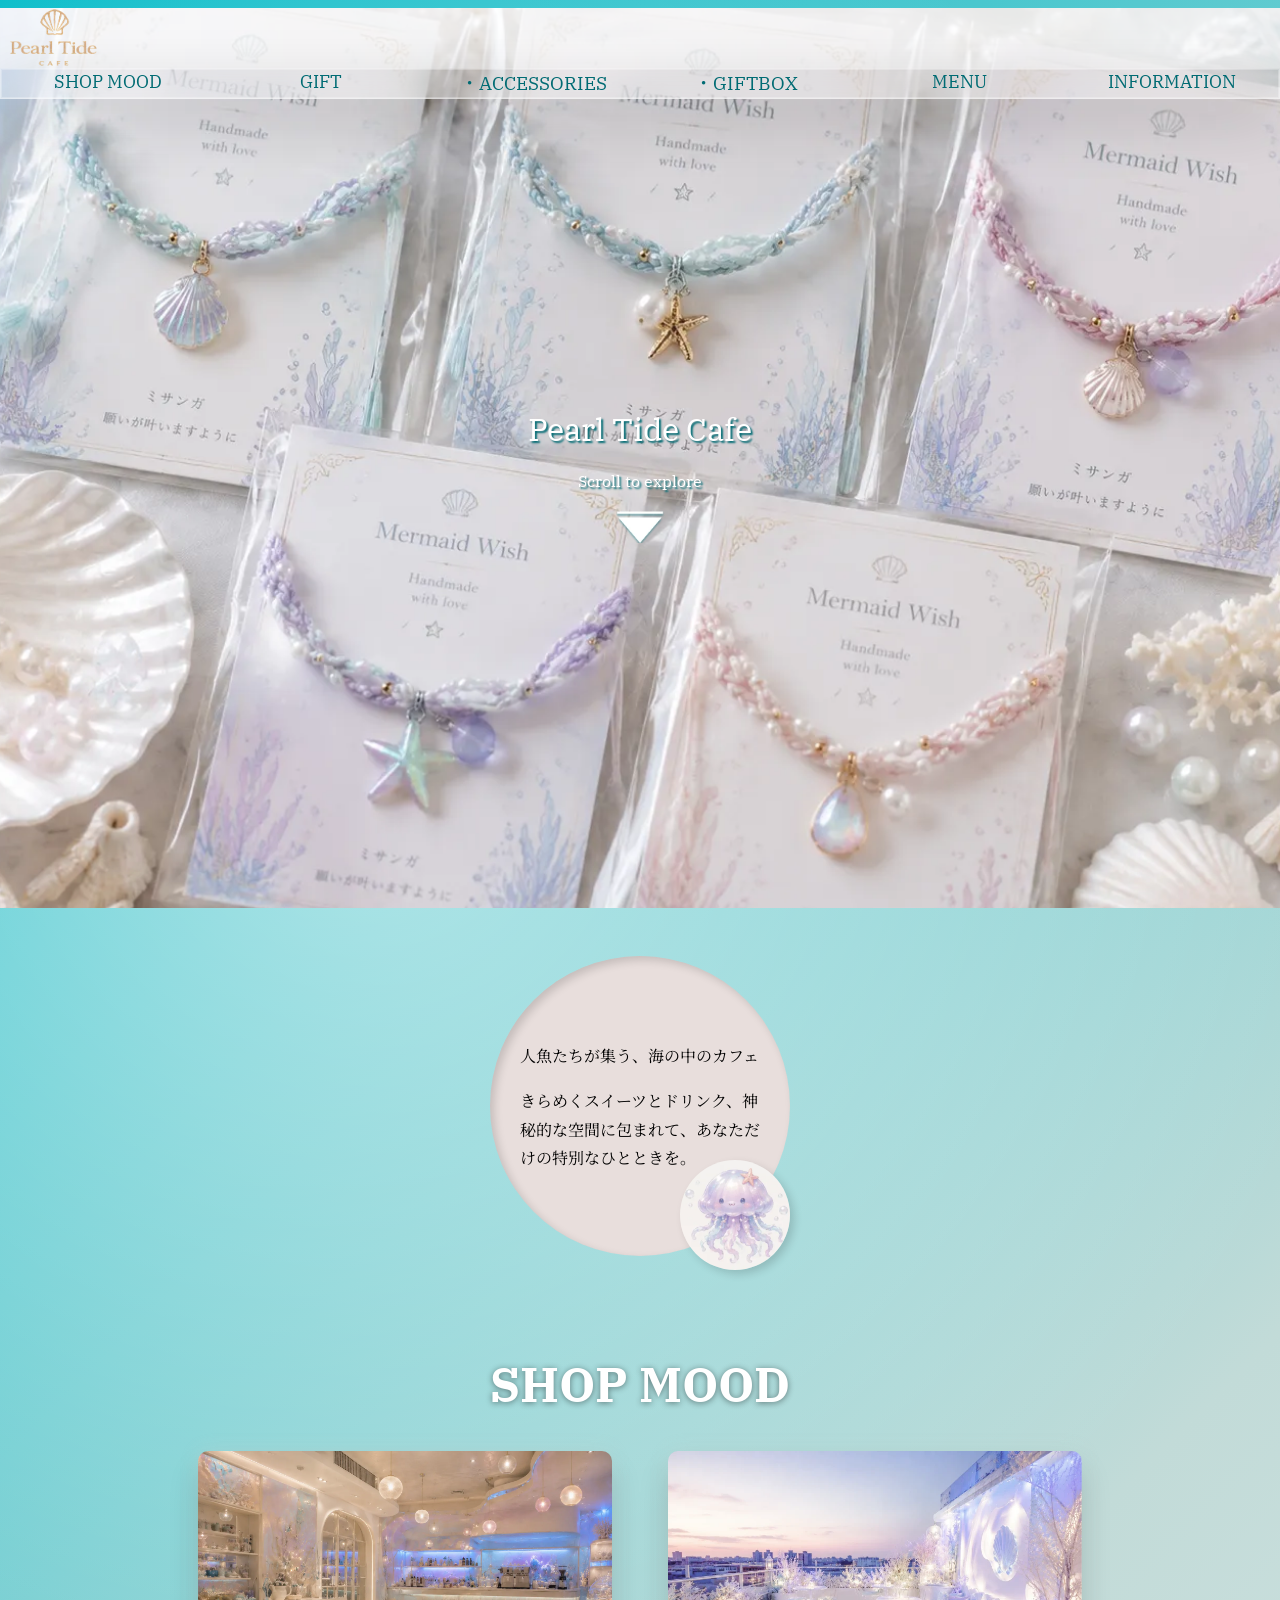
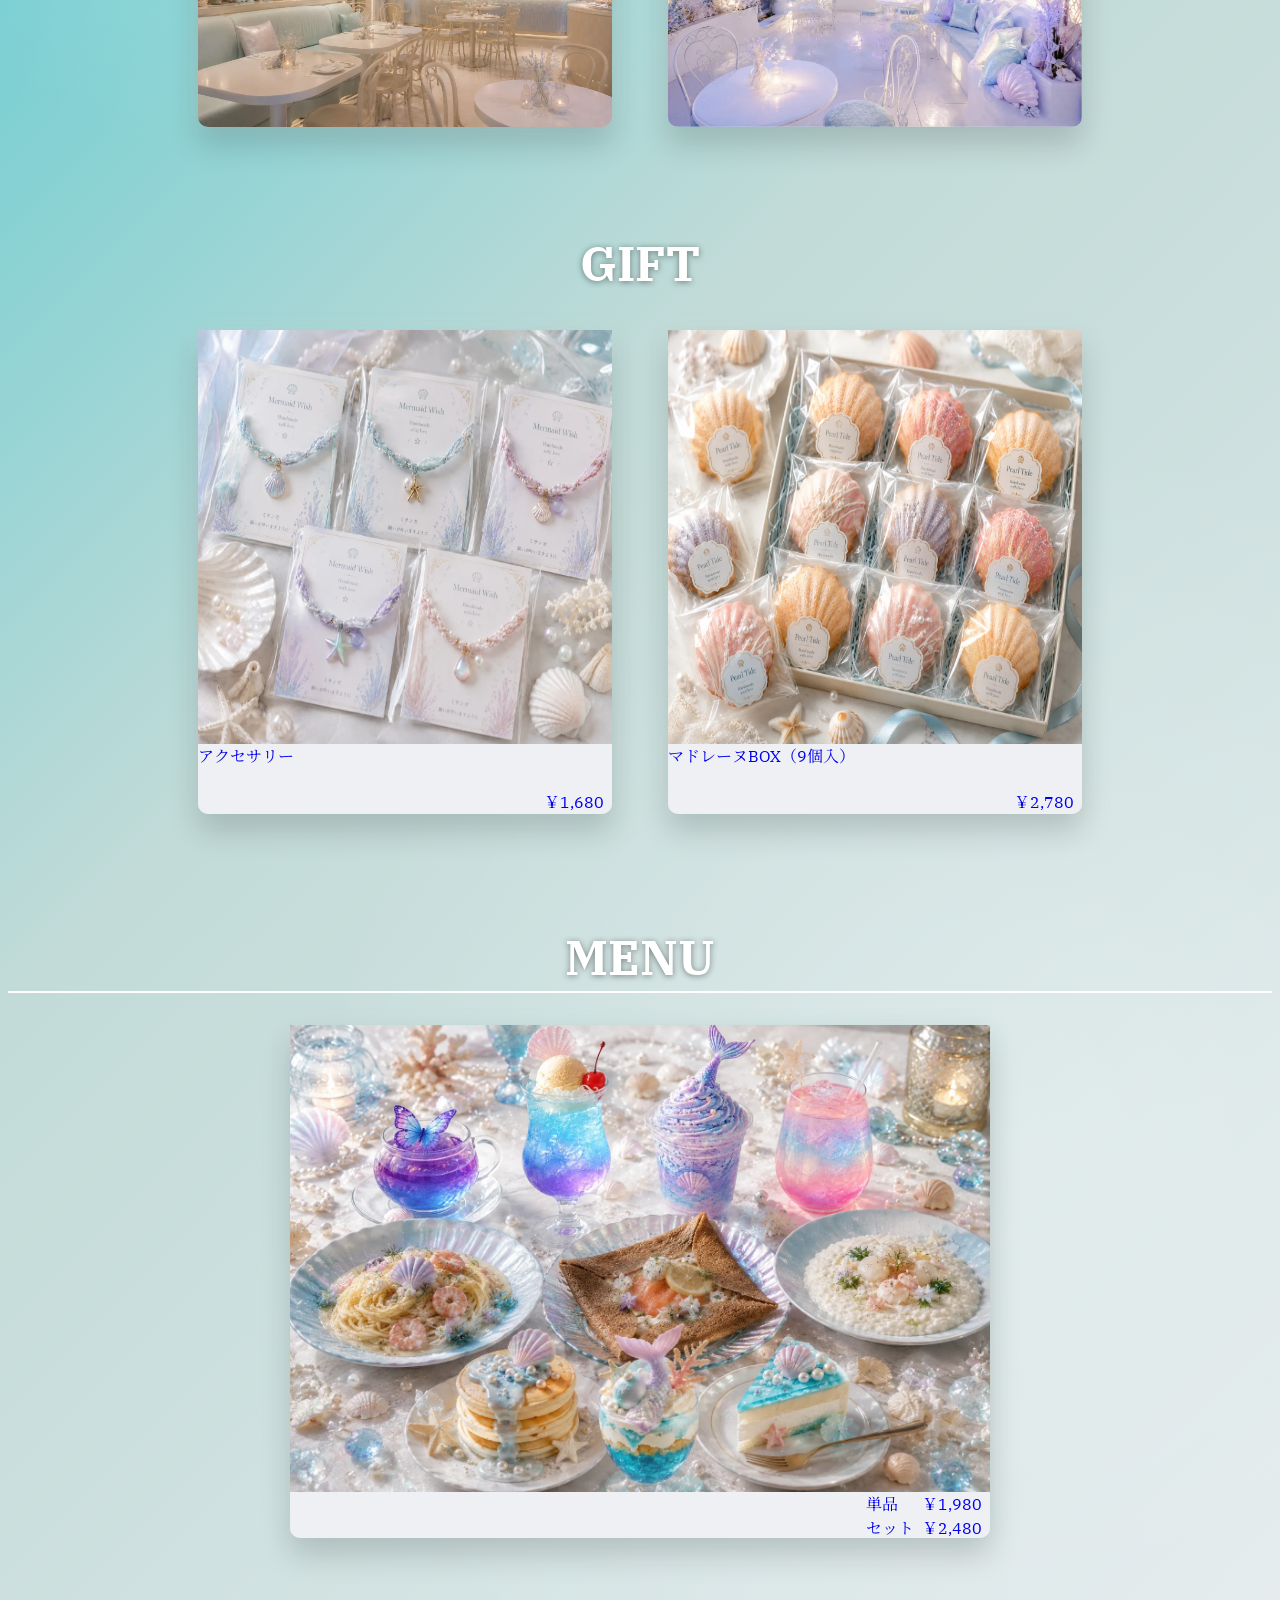
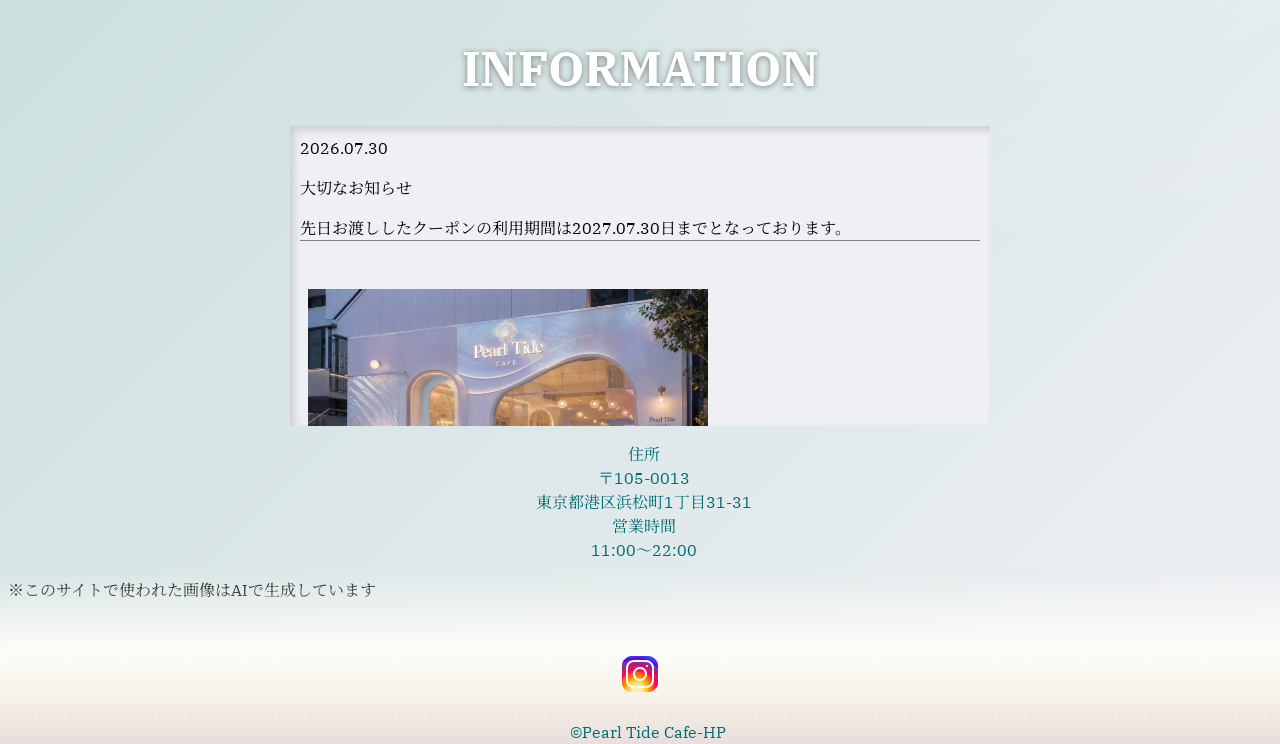
<file: index.html>
<!doctype html>
<html lang="ja">
    <head>
        <meta charset="UTF-8" />
        <meta name="viewport" content="width=device-width, initial-scale=1.0" />
        <title>pearl tide</title>
        <meta name="robots" content="noindex, nofollow">
        <link rel="icon" href="img/favicon.ico" />
        <link rel="preconnect" href="https://fonts.googleapis.com" />
        <link rel="preconnect" href="https://fonts.gstatic.com" crossorigin />
        <link
            href="https://fonts.googleapis.com/css2?family=IBM+Plex+Serif:ital,wght@0,300;1,300&family=Noto+Serif+JP&display=swap"
            rel="stylesheet"
        />
        <link rel="stylesheet" href="css/reset.css" />
        <!-- <link rel="stylesheet" href="css/base.css" /> -->
        <link rel="stylesheet" href="css/style.css" />
        <link
            rel="stylesheet"
            href="https://cdn.jsdelivr.net/npm/swiper@11/swiper-bundle.min.css"
        />
    </head>
    <body class="home">
        <header class="header">
            <div class="header__inner">
                <h1 class="header__logo">
                    <img src="img/logo.webp" alt="logo" />
                </h1>
                <!--ハンバーガ　ナビ追加-->
                <button class="header__hamburger" aria-label="メニュー">
                    <img src="img/icon.webp" alt="menu icon" />
                </button>
            </div>

            <nav class="header__nav">
                <a href="#shopmood">SHOP MOOD</a>
                <a href="#gift">GIFT</a>
                <ul>
                    <li><a href="sub/accessories.html">・ACCESSORIES</a></li>
                    <li><a href="sub/gift.html">・GIFTBOX</a></li>
                </ul>
                <a href="sub/menu.html">MENU</a>
                <a href="#information">INFORMATION</a>

                <!-- 泡 -->
                <span class="header__bubble header__bubble--1"></span>
                <span class="header__bubble header__bubble--2"></span>
                <span class="header__bubble header__bubble--3"></span>
            </nav>
        </header>
        <main>
            <section class="fv">
                <div class="swiper fv__slider">
                    <div class="swiper-wrapper">
                        <div class="swiper-slide">
                            <img src="img/in.webp" alt="店内" />
                        </div>
                        <div class="swiper-slide">
                            <img src="img/accessories.webp" alt="アクセサリー" />
                        </div>
                        <div class="swiper-slide">
                            <img src="img/menu.webp" alt="メニュー" />
                        </div>
                        <div class="swiper-slide">
                            <img src="img/gift.webp" alt="ギフトBOX" />
                        </div>
                    </div>
                </div>
                <div class="fv__text">
                    <p>Pearl Tide Cafe</p>
                    <p>Scroll to explore</p>
                    <img src="img/group_1.webp" alt="矢印" />
                </div>
            </section>

            <div class="concept-box">
                <p>人魚たちが集う、海の中のカフェ</p>
                <p>
                    きらめくスイーツとドリンク、神秘的な空間に包まれて、あなただけの特別なひとときを。
                </p>
                <img src="img/character.webp" alt="くらげ" class="fadeUp" />
            </div>

            <section class="shop fadeUp" id="shopmood">
                <h2>SHOP MOOD</h2>
                <div class="mood__flex">
                    <img src="img/in.webp" alt="店内" />
                    <img src="img/out.webp" alt="屋外テラス" />
                </div>
            </section>

            <section class="gift fadeUp" id="gift">
                <h2 class="gift__title">GIFT</h2>
                <div class="gift__flex">
                    <a href="sub/accessories.html" class="accessories__link">
                        <figure class="gift__item">
                            <img
                                class="gift__image"
                                src="img/accessories.webp"
                                alt="アクセサリー"
                            />
                            <figcaption class="gift__caption">
                                アクセサリー
                                <br />
                                <span class="price">￥1,680</span>
                            </figcaption>
                        </figure>
                    </a>
                    <a href="sub/gift.html" class="gift__link">
                        <figure class="gift__item">
                            <img class="gift__image" src="img/gift.webp" alt="ギフトボックス" />
                            <figcaption class="gift__caption">
                                マドレーヌBOX（9個入）
                                <br />
                                <span class="price">￥2,780</span>
                            </figcaption>
                        </figure>
                    </a>
                </div>
            </section>

            <section class="menu fadeUp">
                <h2>MENU</h2>
                <a href="sub/menu.html" class="menu__link">
                    <figure class="menu__item">
                        <img class="menu__image" src="img/menu.webp" alt="メニュー" />
                        <figcaption class="menu__caption">
                            単品　&nbsp;&nbsp;￥1,980
                            <br />セット&nbsp;&nbsp;￥2,480
                        </figcaption>
                    </figure>
                </a>
            </section>

            <section class="information" id="information">
                <h2>INFORMATION</h2>

                <div class="information__list">
                    <article>
                        <time>2026.07.30</time>
                        <p>大切なお知らせ</p>
                        <p>先日お渡ししたクーポンの利用期間は2027.07.30日までとなっております。</p>
                    </article>

                    <article>
                        <img src="img/ChatGPT Image 2026年7月22日 14_39_50.webp" alt="オープン" />
                        <time>2026.07.28</time>
                        <p>
                            Grand Open <br />海のきらめきとパールの輝きに包まれた空間で、
                            特別なカフェタイムをお楽しみください。
                        </p>
                        <p>
                            28日、29日のお会計のレシートに次回から使える100円引きクーポンを
                            発行しております。
                        </p>
                    </article>

                    <article>
                        <time>2026.07.15</time>
                        <p>Open決定</p>
                        <p>
                            予定通り7月28日Openとなりました。
                            開店時間は11:00~22:00となっております。
                            <br />
                            マーメイドコアを意識したインテリアでお迎えしております。ぜひご利用ください。
                        </p>
                    </article>

                    <!-- 続く -->
                </div>
            </section>

            <div class="access__info">
                <dl class="access__list">
                    <dt>住所</dt>
                    <dd>
                        〒105-0013<br />
                        東京都港区浜松町1丁目31-31
                    </dd>

                    <dt>営業時間</dt>
                    <dd>11:00～22:00</dd>
                </dl>
            </div>
            <p>※このサイトで使われた画像はAIで生成しています</p>
        </main>

        <footer class="footer">
            <a href="#" class="footer__button">
                <img src="img/icons8-インスタグラム-48.png" alt="insta" />
            </a>
            <p class="footer__copy">&copy;Pearl Tide Cafe-HP</p>
        </footer>
        <script src="https://cdn.jsdelivr.net/npm/swiper@11/swiper-bundle.min.js"></script>
        <script src="script.js"></script>
    </body>
</html>
</file>
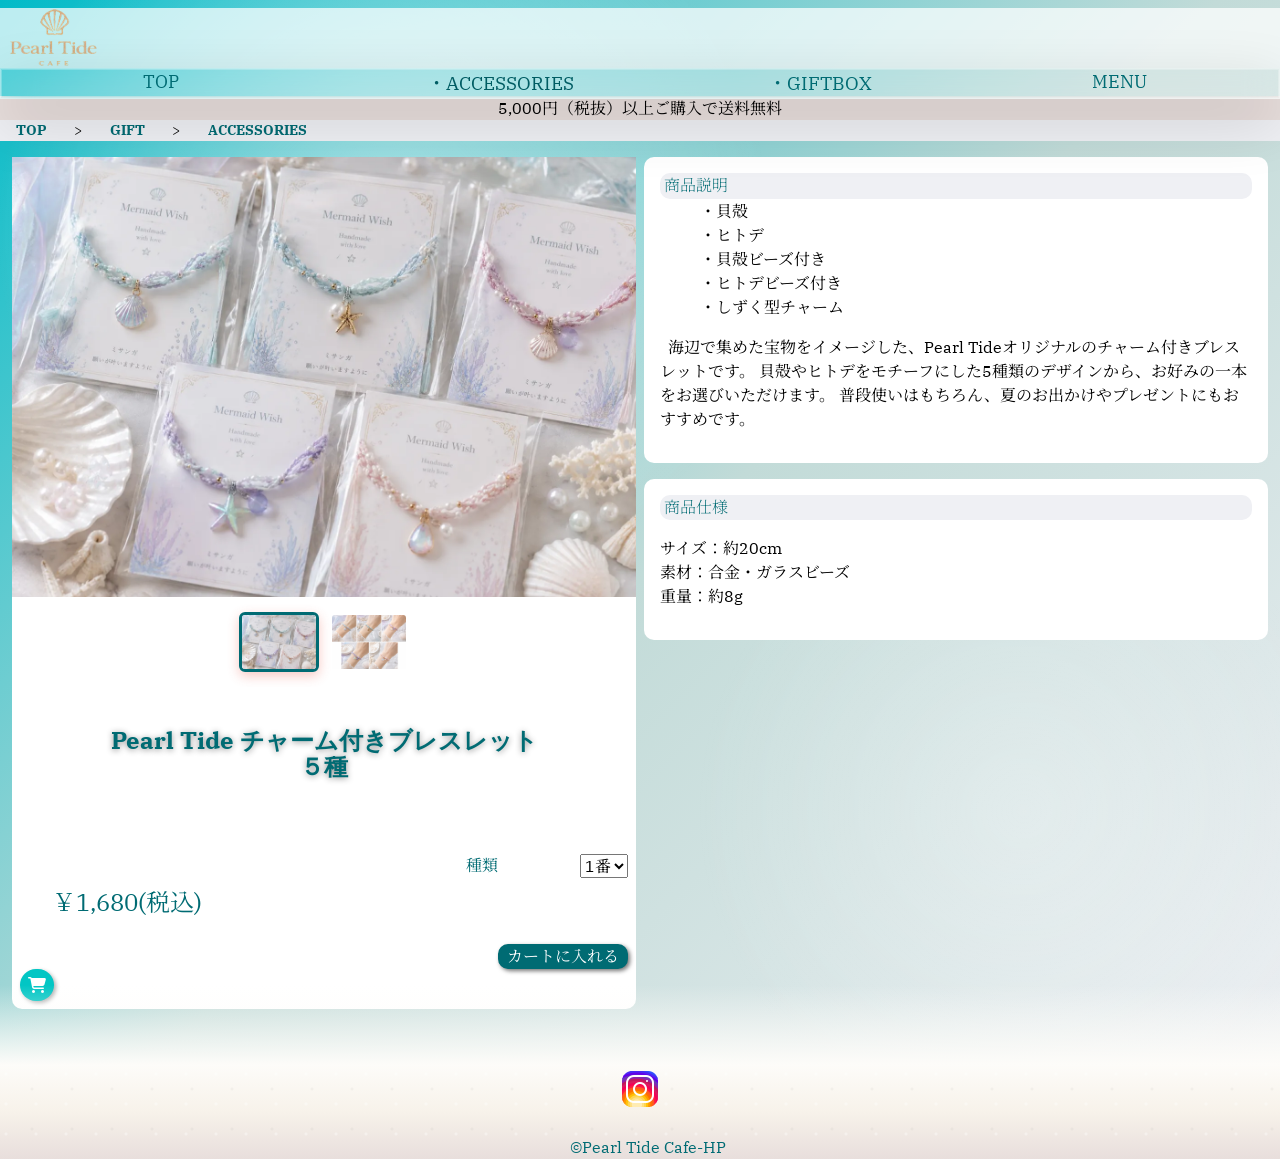
<file: sub/accessories.html>
<!doctype html>
<html lang="ja">
    <head>
        <meta charset="UTF-8" />
        <meta name="viewport" content="width=device-width, initial-scale=1.0" />
        <title>pearl tide</title>
        <link rel="icon" href="../img/favicon.ico" />
        <link rel="preconnect" href="https://fonts.googleapis.com" />
        <link rel="preconnect" href="https://fonts.gstatic.com" crossorigin />
        <link
            href="https://fonts.googleapis.com/css2?family=IBM+Plex+Serif:ital,wght@0,300;1,300&family=Noto+Serif+JP&display=swap"
            rel="stylesheet"
        />
        <link rel="stylesheet" href="../css/reset.css" />
        <!-- <link rel="stylesheet" href="css/base.css" /> -->
        <link rel="stylesheet" href="../css/style.css" />
        <link
            rel="stylesheet"
            href="https://cdn.jsdelivr.net/npm/swiper@11/swiper-bundle.min.css"
        />
        <link
            rel="stylesheet"
            href="https://cdnjs.cloudflare.com/ajax/libs/font-awesome/6.7.2/css/all.min.css"
        />
    </head>
    <body class="accessoriesbody">
        <header class="header">
            <div class="header__inner">
                <h1 class="header__logo">
                    <img src="../img/logo.webp" alt="logo" />
                </h1>
                <!--ハンバーガ　ナビ追加-->
                <button class="header__hamburger" aria-label="メニュー">
                    <img src="../img/icon.webp" alt="menu icon" />
                </button>
            </div>
            <nav class="header__nav">
                <a href="../index.html">TOP</a>
                <a href="../index.html#gift">GIFT</a>
                <ul>
                    <li><a href="accessories.html" aria-current="page">・ACCESSORIES</a></li>
                    <li><a href="gift.html">・GIFTBOX</a></li>
                </ul>
                <a href="menu.html">MENU</a>

                <!-- 泡 -->
                <span class="header__bubble header__bubble--1"></span>
                <span class="header__bubble header__bubble--2"></span>
                <span class="header__bubble header__bubble--3"></span>
            </nav>
        </header>
        <main class="accessorieshtml">
            <p>5,000円（税抜）以上ご購入で送料無料</p>

            <nav class="breadcrumb" aria-label="パンくずリスト">
                <ol class="breadcrumb__list">
                    <li class="breadcrumb__item">
                        <a href="../index.html">TOP</a>
                    </li>
                    <li class="breadcrumb__item">
                        <a href="../index.html#gift">GIFT</a>
                    </li>
                    <li class="breadcrumb__item">
                        <a href="accessories.html" aria-current="page">ACCESSORIES</a>
                    </li>
                </ol>
            </nav>

            <div class="product-container">
                <div class="pc-item product-main">
                    <div class="gift__carousel">
                        <input type="radio" name="gift" id="gift1" checked />
                        <input type="radio" name="gift" id="gift2" />
                        <!-- メイン画像表示エリア -->
                        <div class="gift-main">
                            <div class="gift-images">
                                <img
                                    src="../img/accessories.webp"
                                    alt="ブレスレット"
                                    class="gift-image"
                                />
                                <img
                                    src="../img/accessories2.webp"
                                    alt="テスター"
                                    class="gift-image"
                                />
                            </div>
                        </div>

                        <!-- サムネイルナビゲーション -->
                        <div class="gift-thumbnails">
                            <label for="gift1" class="thumbnail">
                                <img src="../img/accessories.webp" alt="サムネイル1" />
                            </label>
                            <label for="gift2" class="thumbnail">
                                <img src="../img/accessories2.webp" alt="サムネイル2" />
                            </label>
                        </div>
                    </div>

                    <div class="gift__info">
                        <h2 class="gift__brand" id="product-name">
                            Pearl Tide チャーム付きブレスレット <br />５種
                        </h2>
                        <div class="gift__purchase">
                            <p class="gift__price" id="product-price">￥1,680(税込)</p>

                            <label for="accessories-type">種類</label>

                            <select
                                id="accessories-type"
                                class="gift__select"
                                name="accessories-type"
                            >
                                <option value="貝殻">1番</option>
                                <option value="ヒトデ">2番</option>
                                <option value="貝殻ビーズ付き">3番</option>
                                <option value="ヒトデビーズ付き">4番</option>
                                <option value="しずく型チャーム">5番</option>
                            </select>
                        </div>
                        <button type="button" class="gift__cart-btn">カートに入れる</button>
                        <a href="cart.html" aria-label="カートを見る"
                            ><i class="fa-solid fa-cart-shopping"></i
                        ></a>
                    </div>
                </div>

                <div class="pc-item product-detail">
                    <div class="gift__description">
                        <h4>商品説明</h4>
                        <ul>
                            <li>・貝殻</li>
                            <li>・ヒトデ</li>
                            <li>・貝殻ビーズ付き</li>
                            <li>・ヒトデビーズ付き</li>
                            <li>・しずく型チャーム</li>
                        </ul>
                        <p>
                            &nbsp; 海辺で集めた宝物をイメージした、Pearl
                            Tideオリジナルのチャーム付きブレスレットです。
                            貝殻やヒトデをモチーフにした5種類のデザインから、お好みの一本をお選びいただけます。
                            普段使いはもちろん、夏のお出かけやプレゼントにもおすすめです。
                        </p>
                    </div>
                    <div class="gift__spec">
                        <h4>商品仕様</h4>
                        <p>サイズ：約20cm
                            <br>素材：合金・ガラスビーズ
                            <br>重量：約8g
                        </p>
                    </div>
                </div>
            </div>
        </main>
        <footer class="footer">
            <a href="#" class="footer__button">
                <img src="../img/icons8-インスタグラム-48.png" alt="insta" />
            </a>
            <p class="footer__copy">&copy;Pearl Tide Cafe-HP</p>
        </footer>
        <script src="https://cdn.jsdelivr.net/npm/swiper@11/swiper-bundle.min.js"></script>
        <script src="../script.js"></script>
    </body>
</html>
</file>
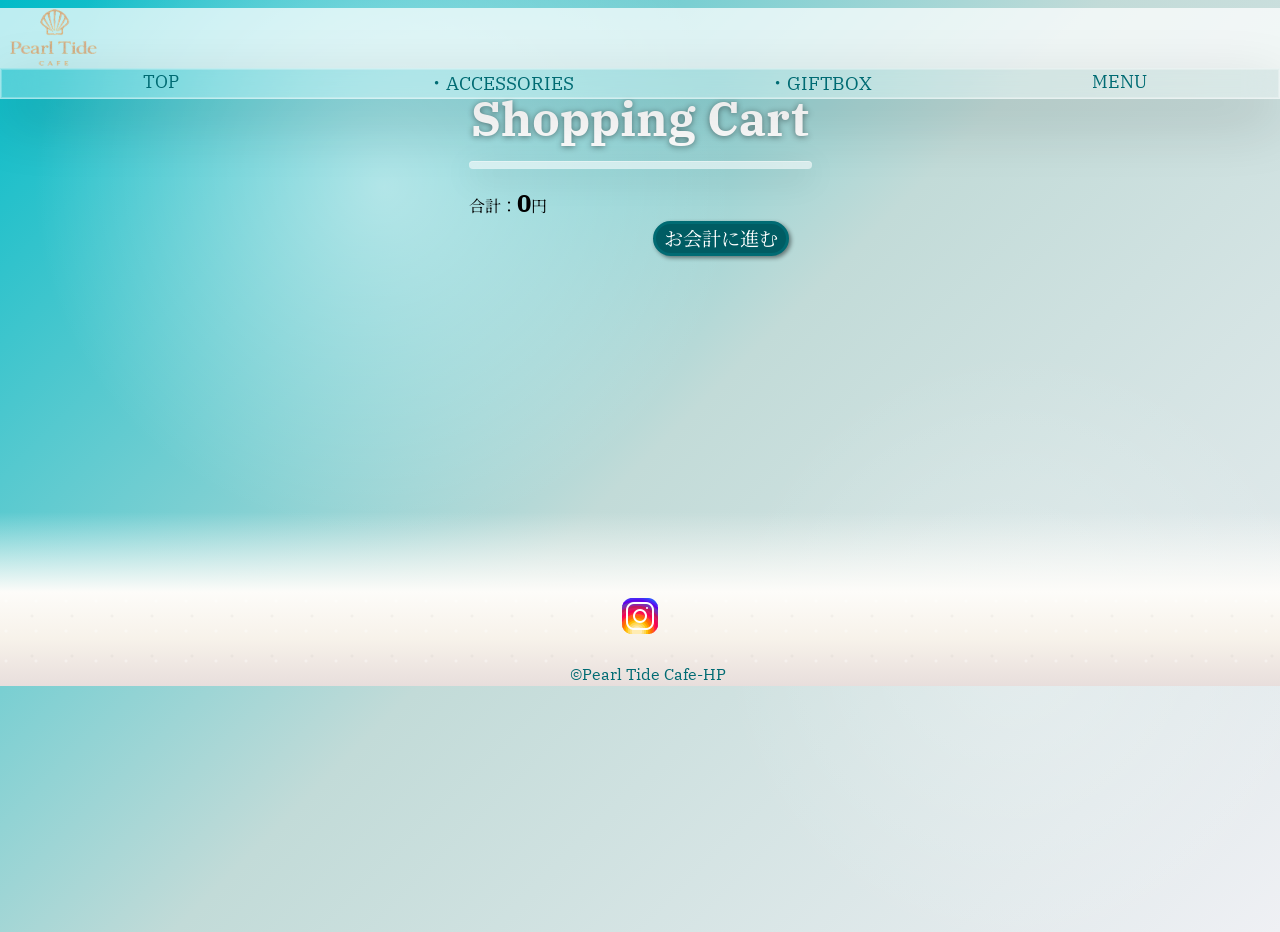
<file: sub/cart.html>
<!doctype html>
<html lang="ja">
    <head>
        <meta charset="UTF-8" />
        <meta name="viewport" content="width=device-width, initial-scale=1.0" />
        <title>Document</title>
        <link rel="icon" href="../img/favicon.ico" />
        <link rel="preconnect" href="https://fonts.googleapis.com" />
        <link rel="preconnect" href="https://fonts.gstatic.com" crossorigin />
        <link
            href="https://fonts.googleapis.com/css2?family=IBM+Plex+Serif:ital,wght@0,300;1,300&family=Noto+Serif+JP&display=swap"
            rel="stylesheet"
        />
        <link rel="stylesheet" href="../css/reset.css" />
        <link rel="stylesheet" href="../css/style.css" />
    </head>
    <body class="cart">
        <header class="header">
            <div class="header__inner">
                <h1 class="header__logo">
                    <img src="../img/logo.webp" alt="logo" />
                </h1>
                <!--ハンバーガ　ナビ追加-->
                <button class="header__hamburger" aria-label="メニュー">
                    <img src="../img/icon.webp" alt="menu icon" />
                </button>
            </div>
            <nav class="header__nav">
                <a href="../index.html">TOP</a>
                <a href="gift.html" aria-current="page">GIFT</a>
                <ul>
                    <li><a href="accessories.html">・ACCESSORIES</a></li>
                    <li><a href="gift.html">・GIFTBOX</a></li>
                </ul>
                <a href="menu.html">MENU</a>

                <!-- 泡 -->
                <span class="header__bubble header__bubble--1"></span>
                <span class="header__bubble header__bubble--2"></span>
                <span class="header__bubble header__bubble--3"></span>
            </nav>
        </header>
        <main class="cart-main">
            <h2>Shopping Cart</h2>

            <div class="cart-item">
                <!-- <p id="cart-name"></p>

                <p id="cart-price"></p>

                <p id="cart-option"></p> -->
            </div>
            <div class="cart-total">合計：<span id="total-price">0</span>円</div>
            
            <button class="cart-button__goal" id="checkout-button">お会計に進む</button>

            <!-- モーダル -->
            <div class="modal" id="checkout-modal">
                <div class="modal__content">
                    <p>
                        デモサイトのため<br />
                        決済は行われません
                    </p>

                    <a href="../index.html" class="modal__button"> TOPへ戻る </a>

                    <button class="modal__close" id="modal-close">閉じる</button>
                </div>
            </div>
        </main>
        <footer class="footer">
            <a href="#" class="footer__button">
                <img src="../img/icons8-インスタグラム-48.png" alt="insta" />
            </a>
            <p class="footer__copy">&copy;Pearl Tide Cafe-HP</p>
        </footer>
        <script src="../script.js"></script>
    </body>
</html>
</file>
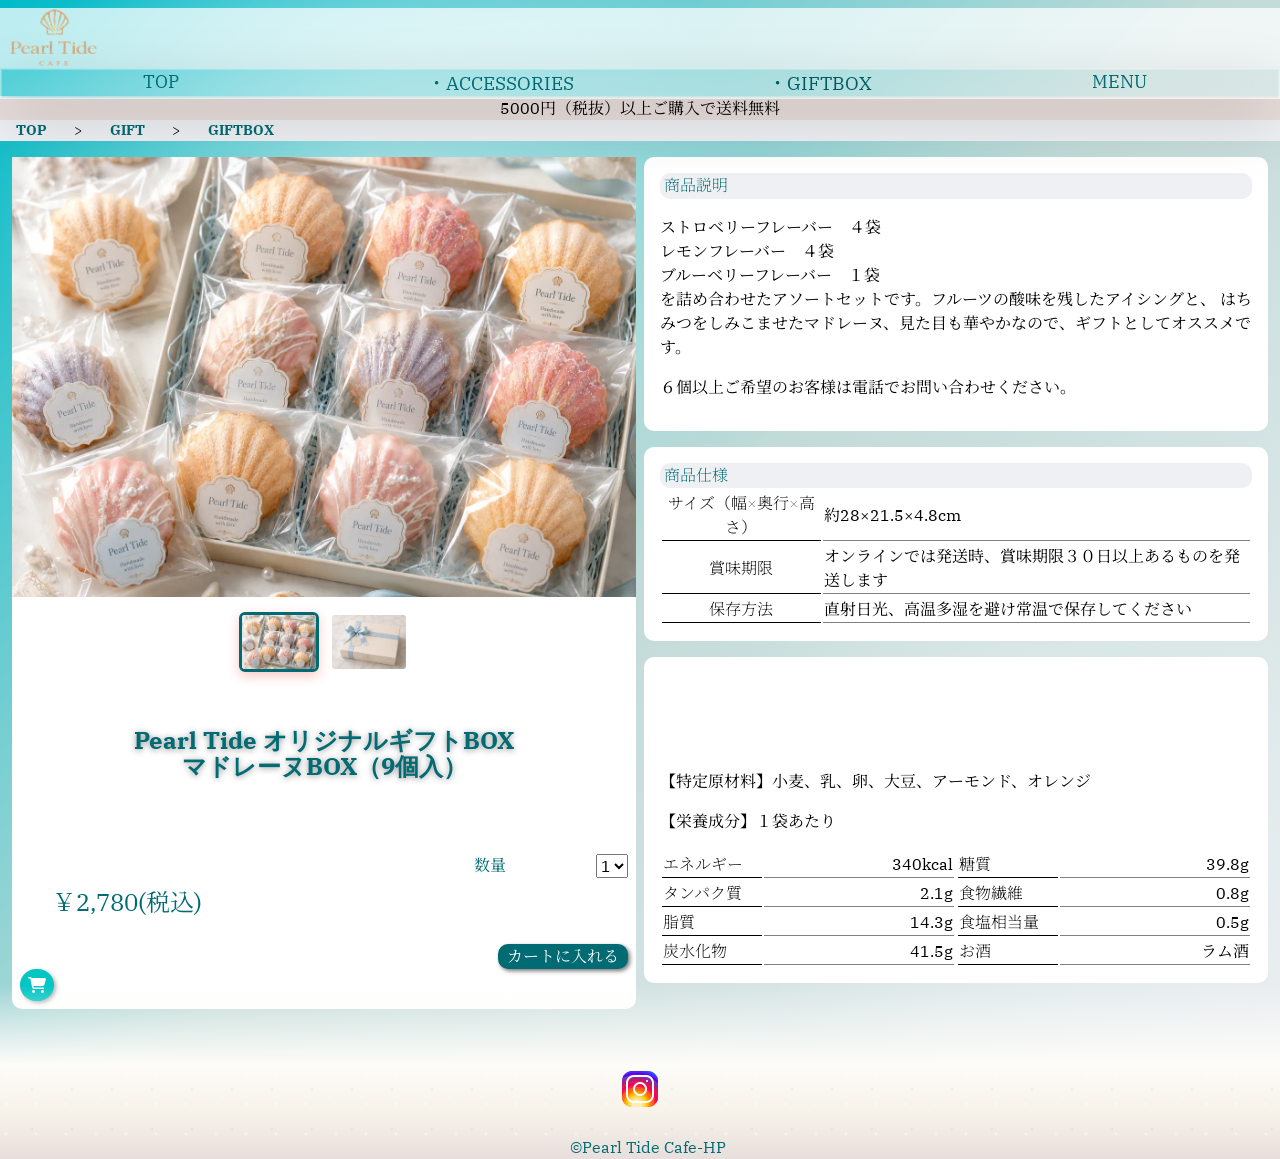
<file: sub/gift.html>
<!doctype html>
<html lang="ja">
    <head>
        <meta charset="UTF-8" />
        <meta name="viewport" content="width=device-width, initial-scale=1.0" />
        <title>pearl tide</title>
        <link rel="icon" href="../img/favicon.ico" />
        <link rel="preconnect" href="https://fonts.googleapis.com" />
        <link rel="preconnect" href="https://fonts.gstatic.com" crossorigin />
        <link
            href="https://fonts.googleapis.com/css2?family=IBM+Plex+Serif:ital,wght@0,300;1,300&family=Noto+Serif+JP&display=swap"
            rel="stylesheet"
        />
        <link rel="stylesheet" href="../css/reset.css" />
        <!-- <link rel="stylesheet" href="css/base.css" /> -->
        <link rel="stylesheet" href="../css/style.css" />
        <link
            rel="stylesheet"
            href="https://cdn.jsdelivr.net/npm/swiper@11/swiper-bundle.min.css"
        />
        <link
            rel="stylesheet"
            href="https://cdnjs.cloudflare.com/ajax/libs/font-awesome/6.7.2/css/all.min.css"
        />
    </head>
    <body class="giftbody">
        <header class="header">
            <div class="header__inner">
                <h1 class="header__logo">
                    <img src="../img/logo.webp" alt="logo" />
                </h1>
                <!--ハンバーガ　ナビ追加-->
                <button class="header__hamburger" aria-label="メニュー">
                    <img src="../img/icon.webp" alt="menu icon" />
                </button>
            </div>
            <nav class="header__nav">
                <a href="../index.html">TOP</a>
                <a href="../index.html#gift">GIFT</a>
                <ul>
                    <li><a href="accessories.html">・ACCESSORIES</a></li>
                    <li><a href="gift.html" aria-current="page">・GIFTBOX</a></li>
                </ul>
                <a href="menu.html">MENU</a>

                <!-- 泡 -->
                <span class="header__bubble header__bubble--1"></span>
                <span class="header__bubble header__bubble--2"></span>
                <span class="header__bubble header__bubble--3"></span>
            </nav>
        </header>
        <main class="gifthtml">
            <p class="gift__shipping">5000円（税抜）以上ご購入で送料無料</p>

            <nav class="breadcrumb" aria-label="パンくずリスト">
                <ol class="breadcrumb__list">
                    <li class="breadcrumb__item">
                        <a href="../index.html">TOP</a>
                    </li>
                    <li class="breadcrumb__item">
                        <a href="../index.html#gift">GIFT</a>
                        
                    </li>
                    <li class="breadcrumb__item">
                        <a href="gift.html" aria-current="page">GIFTBOX</a>
                        
                    </li>
                </ol>
            </nav>
            
            <div class="product-container">
                <div class="pc-item product-main">
                    <div class="gift__carousel">
                        <input type="radio" name="gift" id="gift1" checked />
                        <input type="radio" name="gift" id="gift2" />
                        <!-- メイン画像表示エリア -->
                        <div class="gift-main">
                            <div class="gift-images">
                                <img src="../img/gift.webp" alt="お菓子" class="gift-image" />
                                <img src="../img/gift2.webp" alt="ラッピング" class="gift-image" />
                            </div>
                        </div>

                        <!-- サムネイルナビゲーション -->
                        <div class="gift-thumbnails">
                            <label for="gift1" class="thumbnail">
                                <img src="../img/gift.webp" alt="サムネイル1" />
                            </label>
                            <label for="gift2" class="thumbnail">
                                <img src="../img/gift2.webp" alt="サムネイル2" />
                            </label>
                        </div>
                    </div>

                    <div class="gift__info">
                        <h2 class="gift__brand" id="product-name">
                            Pearl Tide オリジナルギフトBOX <br />マドレーヌBOX（9個入）
                        </h2>
                        <div class="gift__purchase">
                            <p class="gift__price" id="product-price">￥2,780(税込)</p>
                            <label for="gift-quantity">数量</label>
                            <select id="gift-quantity" class="gift__select" name="gift-quantity">
                                <option value="1">1</option>
                                <option value="2">2</option>
                                <option value="3">3</option>
                                <option value="4">4</option>
                                <option value="5">5</option>
                            </select>
                        </div>
                        <button type="button" class="gift__cart-btn">カートに入れる</button>
                        <a href="cart.html" aria-label="カートを見る"><i class="fa-solid fa-cart-shopping" ></i></a>
                    </div>
                </div>

                <div class="pc-item product-detail">
                    <div class="gift__description">
                        <h4>商品説明</h4>
                        <p>
                            ストロベリーフレーバー　４袋 <br />レモンフレーバー　４袋
                            <br />ブルーベリーフレーバー　１袋 <br />
                            を詰め合わせたアソートセットです。フルーツの酸味を残したアイシングと、
                            はちみつをしみこませたマドレーヌ、見た目も華やかなので、ギフトとしてオススメです。
                        </p>
                        <p>６個以上ご希望のお客様は電話でお問い合わせください。</p>
                    </div>
                    <div class="gift__spec">
                        <h4>商品仕様</h4>
                        <table>
                            <tr>
                                <th>サイズ（幅×奥行×高さ）</th>
                                <td>約28×21.5×4.8cm</td>
                            </tr>
                            <tr>
                                <th>賞味期限</th>
                                <td>
                                    オンラインでは発送時、賞味期限３０日以上あるものを発送します
                                </td>
                            </tr>
                            <tr>
                                <th>保存方法</th>
                                <td>直射日光、高温多湿を避け常温で保存してください</td>
                            </tr>
                        </table>
                    </div>

                    <div class="gift__kcal">
                        <p>【特定原材料】小麦、乳、卵、大豆、アーモンド、オレンジ</p>
                        <p>【栄養成分】１袋あたり</p>
                        <div>
                            <table>
                                <tr>
                                    <th>エネルギー</th>
                                    <td>340kcal</td>
                                </tr>
                                <tr>
                                    <th>タンパク質</th>
                                    <td>2.1g</td>
                                </tr>
                                <tr>
                                    <th>脂質</th>
                                    <td>14.3g</td>
                                </tr>
                                <tr>
                                    <th>炭水化物</th>
                                    <td>41.5g</td>
                                </tr>
                            </table>
                            <table>
                                <tr>
                                    <th>糖質</th>
                                    <td>39.8g</td>
                                </tr>
                                <tr>
                                    <th>食物繊維</th>
                                    <td>0.8g</td>
                                </tr>
                                <tr>
                                    <th>食塩相当量</th>
                                    <td>0.5g</td>
                                </tr>
                                <tr>
                                    <th>お酒</th>
                                    <td>ラム酒</td>
                                </tr>
                            </table>
                        </div>
                    </div>
                </div>
            </div>
        </main>

        <footer class="footer">
            <a href="#" class="footer__button">
                <img src="../img/icons8-インスタグラム-48.png" alt="insta" />
            </a>
            <p class="footer__copy">&copy;Pearl Tide Cafe-HP</p>
        </footer>
        <script src="https://cdn.jsdelivr.net/npm/swiper@11/swiper-bundle.min.js"></script>
        <script src="../script.js"></script>
    </body>
</html>
</file>
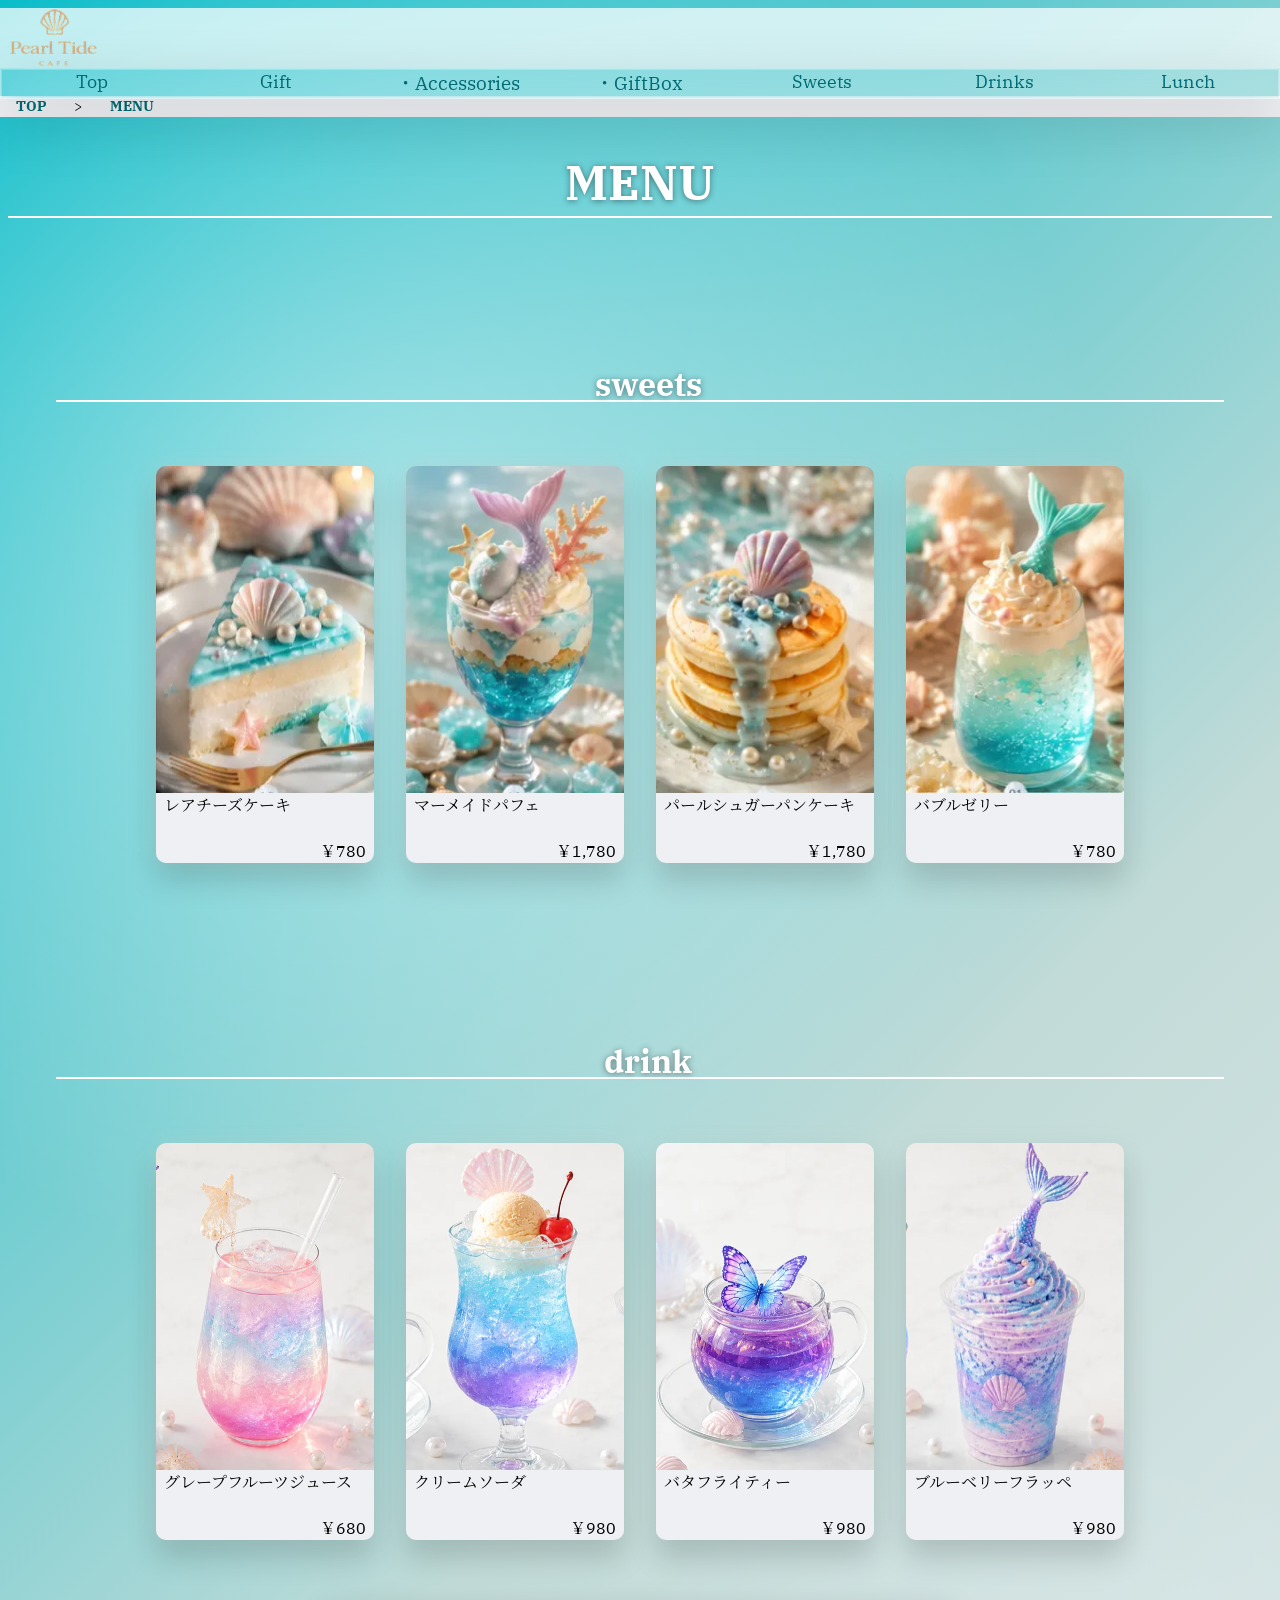
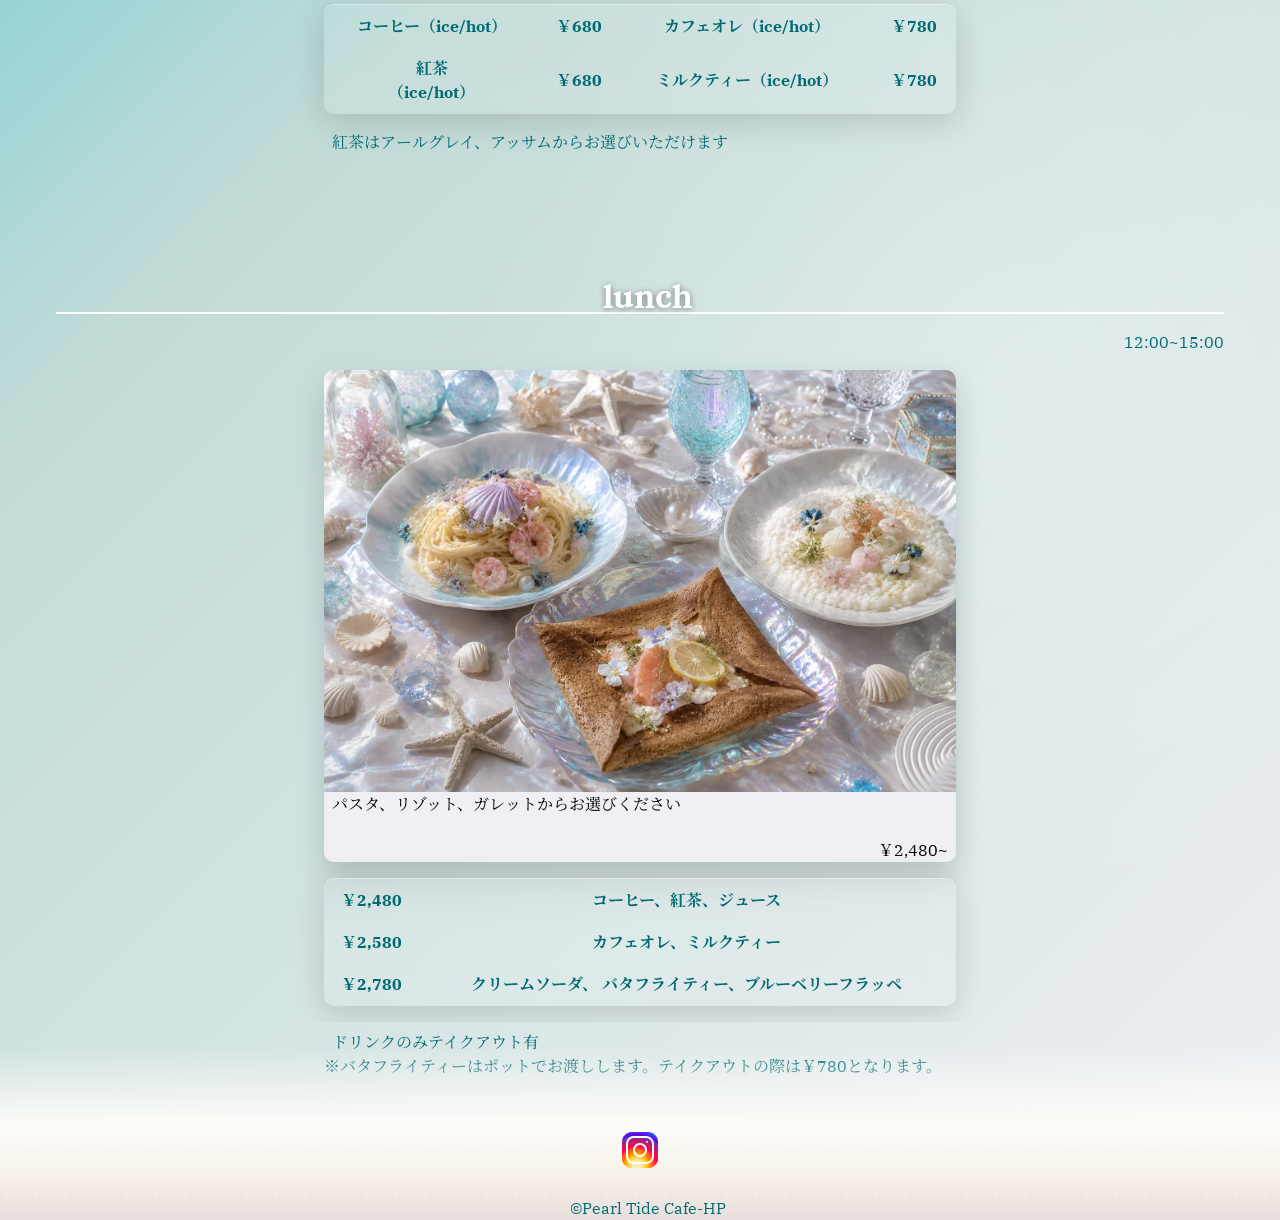
<file: sub/menu.html>
<!doctype html>
<html lang="ja">
    <head>
        <meta charset="UTF-8" />
        <meta name="viewport" content="width=device-width, initial-scale=1.0" />
        <title>Pearl Tide Cafe</title>
        <meta name="robots" content="noindex, nofollow">
        <link rel="icon" href="../img/favicon.ico" />
        <link rel="preconnect" href="https://fonts.googleapis.com" />
        <link rel="preconnect" href="https://fonts.gstatic.com" crossorigin />
        <link
            href="https://fonts.googleapis.com/css2?family=IBM+Plex+Serif:ital,wght@0,300;1,300&family=Noto+Serif+JP&display=swap"
            rel="stylesheet"
        />
        <link rel="stylesheet" href="../css/reset.css" />
        <!-- <link rel="stylesheet" href="css/base.css" /> -->
        <link rel="stylesheet" href="../css/style.css" />
    </head>
    <body class="menu">
        <header class="header">
            <div class="header__inner">
                <h1 class="header__logo">
                    <img src="../img/logo.webp" alt="logo" />
                </h1>
                <!--ハンバーガ　ナビ追加-->
                <button class="header__hamburger" aria-label="メニュー">
                    <img src="../img/icon.webp" alt="ocon" />
                </button>
            </div>
            <nav class="header__nav">
                <a href="../index.html">Top</a>
                <a href="../index.html#gift">Gift</a>
                <ul>
                    <li><a href="accessories.html">・Accessories</a></li>
                    <li><a href="gift.html">・GiftBox</a></li>
                </ul>
                <a href="#sweets">Sweets</a>
                <a href="#drinks">Drinks</a>
                <a href="#lunch">Lunch</a>

                <!-- 泡 -->
                <span class="header__bubble header__bubble--1"></span>
                <span class="header__bubble header__bubble--2"></span>
                <span class="header__bubble header__bubble--3"></span>
            </nav>
        </header>
        <main class="main">
            <nav class="breadcrumb" aria-label="パンくずリスト">
                <ol class="breadcrumb__list">
                    <li class="breadcrumb__item">
                        <a href="../index.html">TOP</a>
                    </li>
                    <li class="breadcrumb__item">
                        <a href="menu.html">MENU</a>
                    </li>
                </ol>
            </nav>
            <h2>MENU</h2>
            <section class="menu__section menu__section--sweets fadeUp">
                <h3 class="menu-title" id="sweets">sweets</h3>
                <div class="menu-grid">
                    <figure class="sweets__item menu-card">
                        <img src="../img/cake.webp" alt="cake" class="sweets__img" />
                        <figcaption class="menu-card__caption">
                            レアチーズケーキ <br /><span class="price">￥780</span>
                        </figcaption>
                    </figure>
                    <figure class="sweets__item menu-card">
                        <img src="../img/pafe.webp" alt="pafe" class="sweets__img" />
                        <figcaption class="menu-card__caption">
                            マーメイドパフェ <br /><span class="price">￥1,780</span>
                        </figcaption>
                    </figure>
                    <figure class="sweets__item menu-card">
                        <img src="../img/pancake.webp" alt="pancake" class="sweets__img" />
                        <figcaption class="menu-card__caption">
                            パールシュガーパンケーキ <br /><span class="price">￥1,780</span>
                        </figcaption>
                    </figure>
                    <figure class="sweets__item menu-card">
                        <img src="../img/serie.webp" alt="serie" class="sweets__img" />
                        <figcaption class="menu-card__caption">
                            バブルゼリー <br /><span class="price">￥780</span>
                        </figcaption>
                    </figure>
                </div>
            </section>
            <section class="menu__section menu__section--drink fadeUp">
                <h3 class="menu-title" id="drinks">drink</h3>
                <div class="menu-grid">
                    <figure class="drink__item menu-card">
                        <img src="../img/juice.webp" alt="juice" class="drink__img" />
                        <figcaption class="menu-card__caption">
                            グレープフルーツジュース <br /><span class="price">￥680</span>
                        </figcaption>
                    </figure>
                    <figure class="drink__item menu-card">
                        <img src="../img/soda.webp" alt="soda" class="drink__img" />
                        <figcaption class="menu-card__caption">
                            クリームソーダ <br /><span class="price">￥980</span>
                        </figcaption>
                    </figure>
                    <figure class="drink__item menu-card">
                        <img src="../img/tea.webp" alt="tea" class="drink__img" />
                        <figcaption class="menu-card__caption">
                            バタフライティー <br /><span class="price">￥980</span>
                        </figcaption>
                    </figure>
                    <figure class="drink__item menu-card">
                        <img src="../img/frappe.webp" alt="frappe" class="drink__img" />
                        <figcaption class="menu-card__caption">
                            ブルーベリーフラッペ <br /><span class="price">￥980</span>
                        </figcaption>
                    </figure>
                </div>
                <table class="menu-table">
                    <tr class="section2-table-tr">
                        <th class="menu-table__item">コーヒー（ice/hot）</th>
                        <td class="menu-table__item">￥680</td>
                        <th class="menu-table__item">カフェオレ（ice/hot）</th>
                        <td class="menu-table__item">￥780</td>
                    </tr>
                    <tr>
                        <th class="menu-table__item">紅茶 <br />（ice/hot）</th>
                        <td class="menu-table__item">￥680</td>
                        <th class="menu-table__item">ミルクティー（ice/hot）</th>
                        <td class="menu-table__item">￥780</td>
                    </tr>
                </table>
                <p class="menu-p">紅茶はアールグレイ、アッサムからお選びいただけます</p>
            </section>
            <section class="menu__section menu__section--lunch fadeUp">
                <h3 class="menu-title" id="lunch">lunch</h3>
                <p class="menu-3-p">12:00~15:00</p>
                <div class="main-lunch">
                    <figure class="lunch__item menu-card">
                        <img src="../img/lunch.webp" alt="lunch" class="lunch__img" />
                        <figcaption class="menu-card__caption">
                            パスタ、リゾット、ガレットからお選びください
                            <br /><span class="price">￥2,480~</span>
                        </figcaption>
                    </figure>
                    <table class="menu-table">
                        <tr class="section3-table-tr">
                            <td class="menu-table__item">￥2,480</td>
                            <td class="menu-table__item">コーヒー、紅茶、ジュース</td>
                        </tr>
                        <tr class="section3-table-tr">
                            <td class="menu-table__item">￥2,580</td>
                            <td class="menu-table__item">カフェオレ、ミルクティー</td>
                        </tr>
                        <tr class="section3-table-tr">
                            <td class="menu-table__item">￥2,780</td>
                            <td class="menu-table__item">
                                クリームソーダ、 バタフライティー、ブルーベリーフラッペ
                            </td>
                        </tr>
                    </table>
                </div>
            </section>
            <p class="menu-p">
                ドリンクのみテイクアウト有
                <br />※バタフライティーはポットでお渡しします。テイクアウトの際は￥780となります。
            </p>
        </main>
        <footer class="footer">
            <a href="#" class="footer__button">
                <img src="../img/icons8-インスタグラム-48.png" alt="insta" />
            </a>
            <p class="footer__copy">&copy;Pearl Tide Cafe-HP</p>
        </footer>
        <script src="../script.js"></script>
    </body>
</html>
</file>
<file: css/base.css>
@charset "UTF-8";

/* :root {
    --main-color: #fff7f0;
    --base-color: rgb(226, 209, 183);
    --sub-color: #000097;
    --sub-color2: #b8001f;
    --text-color: rgb(45, 19, 1);
    --heading-font: "Playwrite NZ", "Roboto", "Yuji Boku", serif;
    --body-font: "robot", "Zen Kurenaido", sans-serif;
} */

body {
    width: calc(100% - 20px);
    margin-inline: auto;
    font-family: var(--body-font);
}
/*文字サイズなど*/
/* h1,
h2,
h3 {
    font-family: var(--heading-font);
} */
h1 {
    font-size: clamp(2rem, 0.5rem + 2.5vw, 3rem);
}
h2 {
    font-size: clamp(1.75rem, 0.5rem + 2.5vw, 2.25rem);
}
h3 {
    font-size: clamp(1.5rem, 0.5rem + 2.5vw, 2rem);
}
p {
    font-size: clamp(1rem, 0.5rem + 2.5vw, 1.25rem);
    text-indent: 0.5;
}

dt,
dd {
    font-size: clamp(1rem, 0.5rem + 2.5vw, 1.25rem);
}

th,
td {
    font-size: clamp(1rem, 0.5rem + 2.5vw, 1.25rem);
    padding-left: 0.5rem;
}

/*サイズ調整*/
header,
footer,
main,
article,
aside,
div,
section,
nav,
ul {
    height: 500px;
    border: 1px solid black;
}

/*その他*/
table {
    border-collapse: collapse;
}

li {
    list-style: none;
}

a {
    text-decoration: none;
}
</file>
<file: css/style.css>
@charset "UTF-8";

:root {
    --text: #006b73;
    --text2: #fff;
    --main: #02c6c4;
    --base: #eff0f4;
    --accent: #e8dedc;

    --title: "IBM Plex Serif", serif;
    --body: "IBM Plex Serif", "Noto Serif JP", serif;

    --shadow: 0 18px 30px rgba(0, 0, 0, 0.15), 0 0 18px rgba(194, 219, 216, 0.45);

    --glass-shadow: 0 8px 32px rgba(0, 0, 0, 0.15), inset 0 1px 0 rgba(255, 255, 255, 0.4);

    --transition: 0.35s;
}

body {
    font-family: var(--body);
    background:
        radial-gradient(circle at 30% 20%, rgba(255, 255, 255, 0.5), transparent 30%),
        radial-gradient(circle at 80% 70%, rgba(255, 255, 255, 0.25), transparent 25%),
        linear-gradient(135deg, #01bbc8, #c2dbd8, #eff0f4);
    overflow-x: hidden;
}

.header__logo img {
    position: absolute;
    top: -6px;
    left: 4px;
    width: 100px;
    height: 70px;
}

h2,
h3 {
    color: var(--text2);
    font-family: var(--title);

    @media screen and (width >=768px) {
        margin: 48px;
        font-size: 3rem;
    }
}

h2 {
    margin: 32px 0 8px;
    text-align: center;
    text-shadow: 0 1px 6px rgba(0, 0, 0, 0.45);
}

/*==========================
    Header
==========================*/

.header__inner {
    display: flex;
    justify-content: space-between;
    align-items: center;

    position: relative;
    height: 60px;

    margin-inline: calc(50% - 50vw);
    padding: 20px;

    background: #ffffffbc;
    z-index: 90;
}

/*==========================
    Hamburger
==========================*/

.header__hamburger {
    position: fixed;
    top: 12px;
    right: 8px;
    z-index: 1000;

    padding: 0;
    border: none;
    background: none;

    border-radius: 100vmax;
    cursor: pointer;
    opacity: 0.8;
}

.header__hamburger img {
    display: block;
    width: 50px;
    border-radius: 100vmax;
    box-shadow: 2px 2px 6px rgba(38, 76, 85, 0.45);

    transition: var(--transition);
}

.header__hamburger:hover img {
    transform: scale(1.2);
}

/*==========================
    Navigation
==========================*/

.header__nav {
    position: fixed;
    top: 90px;
    right: 24px;
    z-index: 1000;

    display: flex;
    flex-direction: column;

    width: 270px;
    padding: 40px;

    border-radius: 30px;
    border: 1px solid rgba(255, 255, 255, 0.45);

    background: rgba(255, 255, 255, 0.28);

    backdrop-filter: blur(16px);
    -webkit-backdrop-filter: blur(16px);

    box-shadow:
        0 20px 60px rgba(0, 0, 0, 0.18),
        inset 0 0 0 1px rgba(255, 255, 255, 0.25);

    opacity: 0;
    /* visibility: hidden; */
    transform: translateY(-20px) scale(0.96);

    transition: 0.45s;

    li {
        list-style: none;
        padding-left: none;
    }
}

.header__nav.open {
    opacity: 1;
    visibility: visible;
    transform: translateY(0) scale(1);
}

.header__nav a {
    position: relative;
    margin-top: 24px;

    color: var(--text);
    font-size: 1.4rem;
    text-decoration: none;

    transition: var(--transition);
}
.header__nav ul li a {
    display: block;
    position: relative;

    transition: var(--transition);
}

a:first-child {
    margin-top: 0;
}
a:nth-child(4) {
    margin-top: -8px;
}

.header__nav li a {
    font-size: 1.2rem;
}

.header__nav a:hover {
    color: var(--main);
    transform: translateX(10px);
}

a[aria-current="page"] {
    pointer-events: none;
    cursor: default;
    color: #005c63;
}

/*==========================
    Bubble
==========================*/

.header__bubble {
    position: absolute;
    border-radius: 50%;
    background: rgba(255, 255, 255, 0.55);
    opacity: 0;
}

.header__bubble--1 {
    width: 10px;
    height: 10px;
    top: 18px;
    right: 35px;
}

.header__bubble--2 {
    width: 16px;
    height: 16px;
    top: 35px;
    right: 60px;
}

.header__bubble--3 {
    width: 7px;
    height: 7px;
    top: 45px;
    right: 25px;
}

.header__nav.open .header__bubble--1 {
    animation: bubble 2s 0.15s infinite;
}

.header__nav.open .header__bubble--2 {
    animation: bubble 2s 0.45s infinite;
}

.header__nav.open .header__bubble--3 {
    animation: bubble 2s 0.8s infinite;
}

@keyframes bubble {
    0% {
        opacity: 0;
        transform: translateY(0) scale(0.4);
    }

    25% {
        opacity: 0.7;
    }

    100% {
        opacity: 0;
        transform: translateY(-35px) scale(1);
    }
}

/*==========================
    Menu
==========================*/

.menu-title {
    margin-bottom: 8px;

    border-bottom: 2px solid #fff;

    font-size: 1.5rem;
    line-height: 26px;
    text-indent: 1rem;

    color: #fff;
    text-shadow: 0 1px 6px rgba(0, 0, 0, 0.45);

    @media screen and (width >=768px) {
        font-size: 2rem;
        line-height: 2rem;
    }
}

/* メニューカード共通 */

.concept-box img,
.menu-card {
    margin: 16px;
    border-radius: 10px;

    animation: cardfloat 10s ease-in-out infinite;

    box-shadow: var(--shadow);
}
/*ホバー中ストップ*/
.menu-card:hover {
    animation-play-state: paused;
}

.drink__item img,
.sweets__item img,
.lunch__item img {
    display: block;
    width: 100%;
    border-radius: 10px 10px 0 0;
}

.drink__item img,
.sweets__item img {
    aspect-ratio: 2/3;
}

.menu-3-p {
    text-align: right;
    margin-right: 8px;

    color: var(--text);
}

@keyframes cardfloat {
    0%,
    100% {
        transform: translateY(0) rotate(0);
    }

    25% {
        transform: translateY(-6px) rotate(-0.5deg);
    }

    50% {
        transform: translateY(-10px) rotate(0.8deg) scale(1.02);
    }

    75% {
        transform: translateY(-4px) rotate(-0.3deg);
    }
}

/*==========================
    Figure
==========================*/

.menu-card__caption {
    height: 70px;

    background: var(--base);
    border-radius: 0 0 10px 10px;

    display: flex;
    flex-direction: column;
    text-indent: 0.5rem;
    text-align: left;
}

.price {
    margin-top: auto;
    margin-right: 0.5rem;
    align-self: flex-end;
}

/*==========================
    Table
==========================*/

.menu-table {
    margin: 16px;
    width: calc(100% - 32px);
    color: var(--text);
    font-weight: bold;

    background: rgba(255, 255, 255, 0.082);

    backdrop-filter: blur(15px);
    -webkit-backdrop-filter: blur(15px);

    box-shadow: var(--glass-shadow);
    border-radius: 10px;
}

.menu-table__item {
    padding: 8px;
    text-align: center;
}

/*==========================
    Grid-増やすならここだけいじる
==========================*/

.menu-grid {
    display: grid;
    grid-template-columns: repeat(2, 1fr);

    @media screen and (width >=768px) {
        grid-template-columns: repeat(4, 1fr);

        max-width: 1000px;
        margin: 48px;
        margin-inline: auto;
    }
}

/*==========================
    Text
==========================*/

.menu-p {
    margin: 8px;
    text-indent: 0.5rem;
    color: var(--text);
}

/*==========================
    Footer
==========================*/

.footer {
    position: relative;
    z-index: 10;

    margin-top: 48px;
    margin-inline: calc(50% - 50vw);

    background:
        radial-gradient(circle at 20% 30%, rgba(255, 255, 255, 0.35) 1px, transparent 2px),
        radial-gradient(circle at 80% 60%, rgba(0, 0, 0, 0.03) 1px, transparent 2px),
        linear-gradient(180deg, #fdfcf9, #f7f2ea, #e8dedc);

    background-size:
        30px 30px,
        40px 40px,
        cover;

    text-align: center;
    .footer__button {
        display: inline-block;
        width: fit-content;
    }

    .footer__button img {
        display: block;
        width: 48px;
        height: 48px;
        margin: 0;
    }
    .footer__copy {
        color: var(--text);
        text-indent: 1rem;
    }
}

/*ぼやかし*/
.footer::before {
    content: "";

    position: absolute;
    top: -80px;
    left: 0;

    width: 100%;
    height: 80px;

    background: linear-gradient(to bottom, transparent, #fdfcf9);

    pointer-events: none;
}

/*==========================
    Scroll Animation
==========================*/

.fadeUp {
    opacity: 0;
    transform: translateY(50px);
    transition: 0.8s;
}

.fadeUp.show {
    opacity: 1;
    transform: translateY(0);
}

/*==========================
    Shine Effect
==========================*/

.menu__section {
    position: relative;
    overflow: hidden;
}

.menu__section::before {
    content: "";

    position: absolute;
    inset: 0 auto 0 -120%;
    width: 60%;

    background: linear-gradient(90deg, transparent, rgba(255, 255, 255, 0.3), transparent);

    transform: skewX(-25deg);

    animation: shine 8s infinite;
}

@keyframes shine {
    0% {
        left: -120%;
    }

    20% {
        left: 130%;
    }

    100% {
        left: 130%;
    }
}

/*TOP*/
/*top用 header*/

.home header {
    position: absolute;
    top: 8px;
    left: 0;
    width: 100%;

    z-index: 90;
}
/*カルーセル*/

.fv {
    position: relative;
    width: 100vw;
    height: 700px;

    margin-inline: calc(50% - 50vw);
    overflow: hidden;
}

@media (max-width: 768px) {
    .fv {
        height: 100dvh;
    }
}

.fv__slider,
.swiper {
    width: 100%;
    height: 100%;
}

.swiper-slide img {
    width: 100%;
    height: 100%;
    object-fit: cover;

    transform: scale(1);
    transition: transform 7s linear;
}

.swiper-slide-active img {
    transform: scale(1.12);
}

/*カルーセル内 テキスト*/

.fv__text {
    position: absolute;
    display: grid;
    inset: 0;
    place-content: center;
    z-index: 10;

    color: white;

    text-align: center;
    text-shadow: 2px 2px 2px #006b73;

    img {
        width: 50px;
        margin-inline: auto;
        margin-top: 16px;
    }
    p:first-child {
        font-size: 2em;
    }
}

.fv__text {
    animation: textfloat 5s ease-in-out infinite;
}

@keyframes textfloat {
    0% {
        transform: translateY(0) rotate(0deg);
    }

    50% {
        transform: translateY(-15px) rotate(1deg);
    }

    100% {
        transform: translateY(0) rotate(0deg);
    }
}

/*insetで中にシャドウ*/
.concept-box {
    position: relative;
    height: 300px;
    width: 300px;

    padding: 30px;
    padding-top: 70px;
    margin-top: 48px;
    margin-inline: auto;

    line-height: 1.8;
    background: var(--accent);
    border-radius: 100vmax;
    box-shadow: inset 4px 4px 8px rgba(0, 0, 0, 0.15);

    img {
        position: absolute;
        bottom: -30px;
        right: -16px;

        width: 110px;

        border-radius: 100vmax;
        box-shadow: 4px 4px 8px rgba(0, 0, 0, 0.15);
    }
}

/*shop mood*/
.shop {
    h2 {
        margin-bottom: 32px;
    }
    img {
        width: 343px;
        margin: 16px;
        margin-inline: auto;

        border-radius: 10px;
        box-shadow: var(--shadow);
    }
}

/*gift*/
.gift {
    h2 {
        margin-bottom: 32px;
    }
    .gift__flex {
        display: flex;
    }
    .accessories__link,
    .gift__link {
        text-decoration: none;
        width: 50vw;
        margin: 8px;

        box-shadow: var(--shadow);
        border-radius: 0 0 10px 10px;

        figure {
            margin: 0;
        }
    }

    .gift__image {
        aspect-ratio: 1 / 1;
    }
    .gift__caption {
        height: 70px;

        background: var(--base);
        border-radius: 0 0 10px 10px;

        display: flex;
        flex-direction: column;
    }
    .price {
        margin-top: auto;
        margin-right: 0.5rem;
        align-self: flex-end;
    }
}

.menu {
    text-align: center;

    h2 {
        margin-bottom: 32px;
        border-bottom: 2px solid #fff;

        line-height: 1.4;
    }
    .menu__link {
        display: inline-block;
        width: fit-content;
        text-decoration: none;
    }
    .menu__item {
        margin: 0;
        box-shadow: var(--shadow);
        border-radius: 0 0 10px 10px;
    }
    .menu__caption {
        height: 46px;
        padding-right: 8px;

        text-align: right;
        background: var(--base);
        border-radius: 0 0 10px 10px;
    }
}

/*infor mation*/
.information h2 {
    margin-bottom: 32px;
}
.information__list {
    width: 80%; /* 高さを固定 */
    height: 300px;
    overflow-y: auto; /* 縦だけスクロール */
    overflow-x: hidden;

    padding: 10px;
    margin-inline: auto;

    background-color: var(--base);
    box-shadow: inset 4px 4px 8px rgba(0, 0, 0, 0.15);

    img {
        width: 60vw;
        max-width: 400px;
        margin: 8px;
    }

    article {
        margin-bottom: 48px;
        border-bottom: 1px solid gray;
    }
}

.information__list::-webkit-scrollbar {
    width: 12px;
}

.information__list::-webkit-scrollbar-track {
    background: var(--accent);
    box-shadow: inset 4px 4px 8px rgba(0, 0, 0, 0.15);
}

.information__list::-webkit-scrollbar-thumb {
    background: rgba(1, 187, 200, 0.5);
    border-radius: 999px;
}

.information__list::-webkit-scrollbar-thumb:hover {
    background: rgba(1, 187, 200, 0.8);
}

.access__info {
    width: 80%;
    max-width: 700px;

    padding-left: 0.5rem;
    margin-inline: auto;

    color: var(--text);
    text-align: center;

    dd {
        margin: 0;
    }
}

/*商品ページ*/
.menu,
.gifthtml,
.accessorieshtml {
    h4 {
        padding: 4px;
        margin-top: 0;
        
        color: var(--text);
        background-color: var(--base);
        border-radius: 10px;
        
        font-weight: lighter;
    }
    /*パンくず*/
    .breadcrumb {
        margin: 0;
        background-color: var(--base);
        margin-inline: calc(50% - 50vw);
    }
    .breadcrumb__list {
        display: flex;
        align-items: center;
        gap: 12px;
        list-style: none;
        padding: 0;
        margin: 0;
        text-indent: 1rem;
    }

    .breadcrumb__item {
        font-size: 14px;

        a {
            font-weight: bold;
        }
    }

    /* 区切り記号 */
    .breadcrumb__item:not(:last-child)::after {
        content: ">";
        margin-left: 24px;

        color: black;
    }

    .breadcrumb__item a {
        color: var(--text);
        text-decoration: none;
    }

    .breadcrumb__item a:hover {
        opacity: 0.7;
    }
}

.gifthtml,
.accessorieshtml {
    p {
        text-align: center;
        margin: 0;
        background-color: var(--accent);
        margin-inline: calc(50% - 50vw);
    }
}

.gift__carousel {
    margin-inline: auto;
    margin: 8px 4px 0 4px;
    overflow: hidden;
    background: white;
}

.gift__carousel input[type="radio"] {
    display: none;
}

.gift-main {
    width: 100vw;
    overflow: hidden;
}

.gift-images {
    display: flex;
    width: 400%;
    height: 100%;

    transition: transform 0.5s cubic-bezier(0.25, 0.46, 0.45, 0.94);
}

.gift-image {
    width: 25%;
    height: 100%;
    object-fit: cover;
}

.gift-thumbnails {
    display: flex;
    padding: 15px;
    gap: 10px;
    background: white;
    justify-content: center;
}

.thumbnail {
    width: 80px;
    height: 60px;
    overflow: hidden;

    border: 3px solid transparent;
    border-radius: 6px;
    cursor: pointer;

    transition: all 0.3s ease;
}

.thumbnail img {
    width: 100%;
    height: 100%;
    object-fit: cover;
}

.thumbnail:hover {
    border-color: var(--main);
    transform: scale(1.05);
}

/* ギャラリースライド制御 */
#gift1:checked ~ .gift-main .gift-images {
    transform: translateX(0%);
}
#gift2:checked ~ .gift-main .gift-images {
    transform: translateX(-25%);
}

/* アクティブサムネイル */
#gift1:checked ~ .gift-thumbnails label[for="gift1"],
#gift2:checked ~ .gift-thumbnails label[for="gift2"] {
    border-color: var(--text);
    box-shadow: 0 4px 12px rgba(231, 76, 60, 0.3);
}

/*商品内容*/
.gift__info {
    padding: 8px;
    margin-inline: auto;
    margin: 0 4px 8px 4px;

    background-color: white;
    color: var(--text);

    border-radius: 0 0 10px 10px;
    p {
        padding: 16px 24px;

        background: none;
        text-align: left;
    }
    h2 {
        color: var(--text);
        font-size: 1.5rem;
    }
}
.gift__purchase {
    display: flex;
    align-items: center;
    justify-content: space-between;

    p {
        width: 60%;
    }
}
button {
    display: block;
    margin-left: auto;

    color: var(--text2);
    border: 3px solid #006b73;
    background-color: #006b73;

    border-radius: 10px;
    box-shadow: 2px 2px 4px rgba(0, 0, 0, 0.541);
}
button:hover,
.fa-solid:hover {
    opacity: 0.8;
}

.gift__description,
.gift__spec,
.gift__kcal {
    padding: 8px;
    margin: 16px 4px 4px 4px;

    background-color: white;
    border-radius: 10px;

    p {
        width: 100%;
        padding-left: 32px;
        background: none;
        text-align: left;
    }
    th {
        font-weight: lighter;
        border-bottom: 1px solid;
    }
    td {
        border-bottom: 1px solid gray;
    }
    ul {
        list-style: none;
        flex-direction: column;
    }
}

.gift__kcal {
    div {
        display: flex;
    }
    table {
        width: 50%;
    }
    th {
        width: 100px;
        text-align: left;
    }
    td {
        text-align: right;
    }
}

.fa-solid {
    padding: 8px;

    color: white;
    background-color: var(--main);

    border-radius: 100vmax;
    box-shadow: 2px 2px 4px rgba(0, 0, 0, 0.319);
}

/*カート*/

.cart-main {
    max-width: 375px;
    min-height: 40vw;
    margin-inline: auto;
    h2 {
        padding-top: 60px;
    }

    .cart-item {
        p {
            margin-top: 16px;
        }

        padding: 4px 16px;
        margin: 16px;

        background-color: rgba(255, 255, 255, 0.577);
        backdrop-filter: blur(15px);
        -webkit-backdrop-filter: blur(15px);

        box-shadow: var(--glass-shadow);
        border-radius: 10px;

        button {
            width: 30px;
            height: 30px;
            margin: 16px;
            color: var(--text);
            background-color: white;
            border: 1px solid #005c63;
            border-radius: 100vmax;

            font-weight: bold;
            text-align: center;
        }
        .cart-flex {
            display: flex;
        }
        button:nth-child(4) {
            width: 50px;
            margin-left: 90px;
        }
    }
    span {
        margin-top: 12px;
        font-weight: bold;
        font-size: 1.5rem;
    }
    .cart-total {
        margin-left: 16px;
    }
    .cart-button__goal {
        text-decoration: none;
        padding: 4px 8px;
        margin-left: 200px;
        margin-right: 16px;

        color: white;
        background-color: #005c63;
        box-shadow: 2px 2px 4px rgba(0, 0, 0, 0.464);
        border-radius: 30px;

        font-size: 1.2rem;
    }
}

/*モーダル*/
.modal {
    position: fixed;
    inset: 0;

    display: none;

    justify-content: center;
    align-items: center;

    background: rgba(0, 0, 0, 0.4);

    z-index: 100;
}

.modal.active {
    display: flex;
}

.modal__content {
    width: 80%;
    max-width: 400px;

    padding: 40px 30px;

    background: #fff;

    border-radius: 20px;

    text-align: center;
}

.modal__button {
    display: block;

    margin-top: 30px;

    padding: 12px;

    background: var(--accent);

    border-radius: 30px;
    text-decoration: none;
}

.modal__button:hover {
    opacity: 0.8;
}

.modal__close {
    margin-top: 15px;
}

/*トースト*/
.cart-message {
    position: fixed;
    top: 80px;
    left: 50%;
    transform: translateX(-50%);

    padding: 15px 30px;

    background: rgba(255, 255, 255, 0.8);
    backdrop-filter: blur(10px);

    border-radius: 30px;

    color: #006b73;

    box-shadow: 0 5px 20px rgba(0, 0, 0, 0.15);

    animation: fadeIn 0.3s;
}

@keyframes fadeIn {
    from {
        opacity: 0;
        transform: translate(-50%, -20px);
    }
    to {
        opacity: 1;
        transform: translate(-50%, 0);
    }
}
/*タブレット*/
@media screen and (width >=768px) {
    .home {
        h2 {
            padding-top: 70px;
        }
    }
    .menu-3-p {
        margin-right: 48px;
    }

    .home,
    .menu {
        ul {
            display: inline-flex;
            justify-content: center;
            margin: 0;
            padding: 0;
            width: 28.4vw;
        }
        li {
            display: block;
            list-style: none;
        }
        a {
            font-style: 1.1rem;
            width: 14.2vw;
        }
        ul li a {
            width: 14.2vw;
        }
    }
    .home {
        ul {
            width: 33.2vw;
        }
        a {
            font-style: 1.1rem;
            width: 16.6vw;
        }
        ul li a {
            width: 16.6vw;
        }
    }

    .cart,
    .giftbody,
    .accessoriesbody {
        ul {
            display: flex;
            justify-content: center;
            margin: 0;
            width: 50vw;
        }
        li {
            list-style: none;
        }
        a {
            font-style: 1.1rem;
        }
        a:nth-child(2) {
            display: none;
        }
        p {
            margin-top: 60px;
        }

        .footer {
            p {
                margin-top: 16px;
            }
        }
    }
    .gifthtml,
    .accessorieshtml {
        p:first-child {
            margin-top: 96px;
        }
    }

    .fv {
        height: 100vh;
    }
    .header__hamburger {
        display: none;
    }

    .header__inner {
        position: fixed;
        top: 8px;
        right: 0;
        width: 100vw;
    }
    .header__nav {
        position: fixed;
        top: 68px;
        right: 0;

        width: 100vw;
        display: flex;
        flex-direction: row;
        opacity: 1;
        transform: none;
        border-radius: 0;

        padding: 0;
        margin: 0;

        a {
            width: 25vw;
            margin-top: 0;

            font-size: 1.1rem;
            text-align: center;
        }

        /* ul{
            display: none;
        } */
    }

    .mood__flex {
        display: flex;
        max-width: 900px;
        margin-inline: auto;
        gap: 40px;
        img {
            flex: 1 1 auto;
            margin: 8px;
        }
    }
    .gift__flex {
        max-width: 900px;
        margin: auto;
        gap: 40px;
    }

    .menu__list {
        display: inline-block;
        width: fit-content;
    }
    .menu__item {
        max-width: 700px;
    }

    .lunch__item {
        width: 50%;
        margin-inline: auto;
    }

    .information__list {
        max-width: 700px;
    }

    .menu {
        h3 {
            padding-top: 70px;
        }
        .breadcrumb {
            margin-top: 96px;
        }
    }
    .menu-table {
        width: 50%;
        margin-inline: auto;
    }
    .lunch__item {
        width: 50%;
        margin-inline: auto;
    }


    .menu-p {
        width: 50%;
        margin-inline: auto;
        text-align: left;
    }

    .gift__description,
    .gift__spec,
    .gift__kcal {
        padding: 16px;
        p {
            padding: 0 0 0;
            margin: 16px;
            margin-inline: auto;
        }
        table {
            margin-inline: auto;
        }
    }

    .gift__info {
        p {
            padding: 0 32px;
            margin: 0 0 24px 0;

            font-size: 1.5rem;
        }
    }

    .cart-message {
        top: 100px;
    }
}

/*PC*/
@media screen and (width >=1024px) {
    .product-container {
        display: flex;
    }
    .pc-item {
        width: 50%;
    }
    .product-main {
        margin-top: 8px;

        .gift-images {
            width: 200%;
            height: 440px;
        }
    }
}

@media screen and (width <=1024px) {
    .information__list {
        height: 300px;
        overflow-y: scroll;
        -webkit-overflow-scrolling: touch;
    }
    .menu {
        margin: 0 8px;
    }
}
</file>
